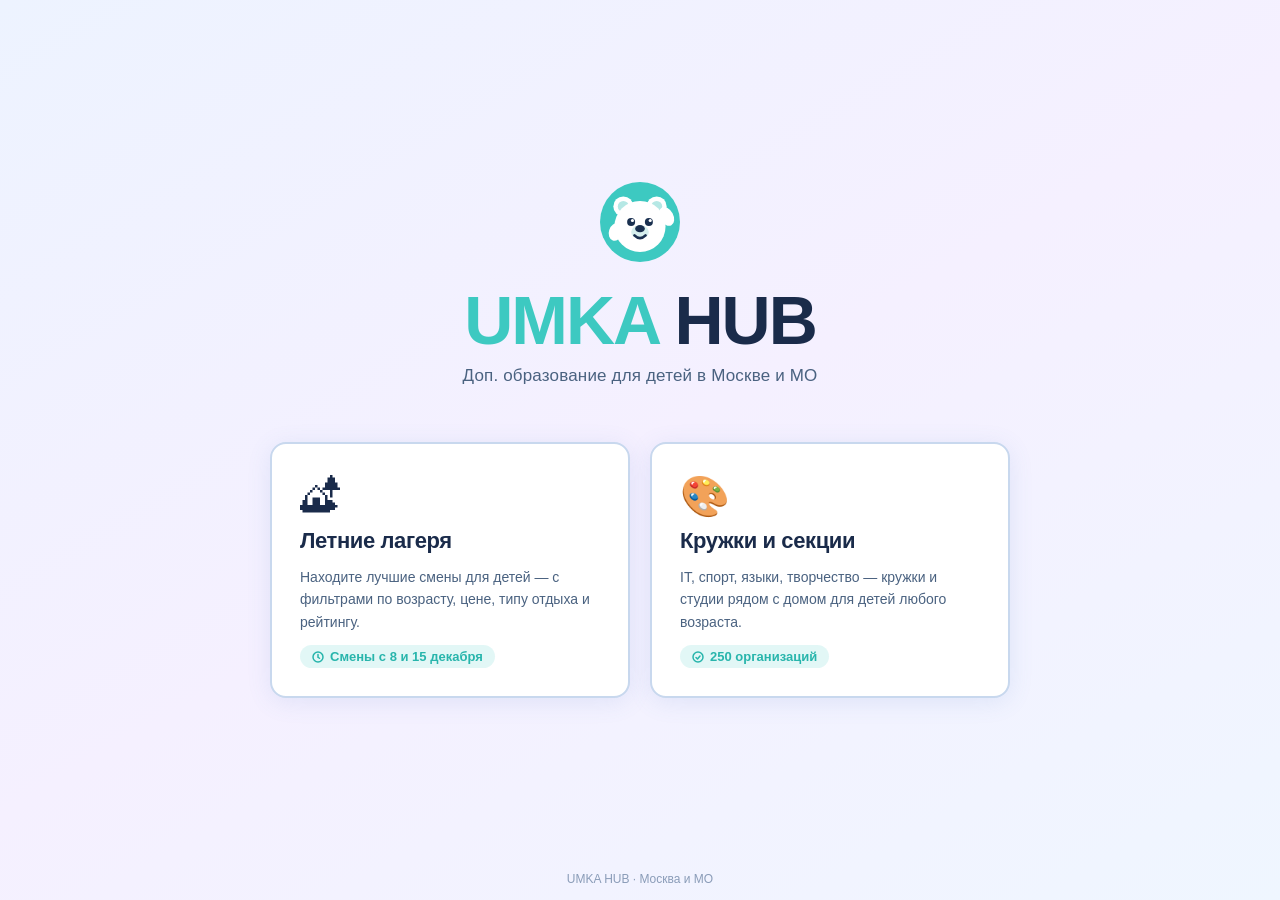
<file: static/index.html>
<!DOCTYPE html>
<html lang="ru">
<head>
<meta charset="UTF-8">
<meta name="viewport" content="width=device-width, initial-scale=1.0">
<title>UMKA HUB — Доп. образование для детей</title>
<meta name="description" content="UmkaHub — платформа детского допобразования: летние лагеря и кружки/секции на учебный год в Москве. Бесплатный подбор, 250+ проверенных вариантов.">
<meta property="og:type" content="website">
<meta property="og:title" content="UMKA HUB — Доп. образование для детей">
<meta property="og:description" content="UmkaHub — платформа детского допобразования: летние лагеря и кружки/секции на учебный год в Москве. Бесплатный подбор, 250+ проверенных вариантов.">
<meta property="og:url" content="https://umkahub.ru/">
<meta property="og:site_name" content="UmkaHub">
<!-- Yandex.Metrika counter -->
<script type="text/javascript">
    (function(m,e,t,r,i,k,a){m[i]=m[i]||function(){(m[i].a=m[i].a||[]).push(arguments)};
    m[i].l=1*new Date();for(var j=0;j<document.scripts.length;j++){if(document.scripts[j].src===r){return;}}
    k=e.createElement(t),a=e.getElementsByTagName(t)[0],k.async=1,k.src=r,a.parentNode.insertBefore(k,a)})
    (window,document,'script','https://mc.yandex.ru/metrika/tag.js?id=111728638','ym');
    ym(111728638,'init',{ssr:true,webvisor:true,clickmap:true,ecommerce:"dataLayer",referrer:document.referrer,url:location.href,accurateTrackBounce:true,trackLinks:true});
</script>
<noscript><div><img src="https://mc.yandex.ru/watch/111728638" style="position:absolute;left:-9999px" alt=""></div></noscript>
<style>
  *, *::before, *::after { box-sizing: border-box; margin: 0; padding: 0; }

  :root {
    --bg:     #F0F5FF;
    --bg2:    #FFFFFF;
    --bg3:    #E4EDFF;
    --border: #C8D8EE;
    --em:     #3DC9C1;
    --em-d:   #28B5AC;
    --em-glow: rgba(61,201,193,0.15);
    --text:   #1A2B4A;
    --text2:  #4A6280;
    --text3:  #8A9CB8;
    --radius: 16px;
    --shadow: 0 4px 24px rgba(80,120,200,0.12);
  }

  html, body {
    height: 100%;
    font-family: -apple-system, BlinkMacSystemFont, 'Segoe UI', Roboto, sans-serif;
    background: linear-gradient(150deg, #EDF3FF 0%, #F5F0FF 50%, #EFF6FF 100%);
    background-attachment: fixed;
    color: var(--text);
    overflow-x: hidden;
  }

  /* ── Stage ── */
  .stage {
    min-height: 100vh;
    display: flex;
    flex-direction: column;
    align-items: center;
    justify-content: center;
    padding: 40px 24px 60px;
    gap: 0;
  }

  /* ── Bear logo ── */
  .bear {
    opacity: 0;
    transform: translateY(-16px);
    transition: opacity 0.55s ease, transform 0.55s ease;
    margin-bottom: 20px;
  }
  .bear.show { opacity: 1; transform: translateY(0); }

  /* ── Title ── */
  .title-wrap {
    text-align: center;
    opacity: 0;
    transform: translateY(12px);
    transition: opacity 0.55s ease, transform 0.55s ease;
    margin-bottom: 56px;
  }
  .title-wrap.show { opacity: 1; transform: translateY(0); }

  .title-main {
    font-size: clamp(36px, 8vw, 68px);
    font-weight: 900;
    letter-spacing: -2px;
    line-height: 1;
    color: var(--text);
  }
  .title-main .em { color: var(--em); }

  .title-sub {
    margin-top: 12px;
    font-size: clamp(14px, 2.5vw, 17px);
    color: var(--text2);
    font-weight: 400;
    letter-spacing: 0.01em;
  }

  /* ── Choice cards ── */
  .choices {
    display: flex;
    gap: 20px;
    flex-wrap: wrap;
    justify-content: center;
    opacity: 0;
    transform: translateY(20px);
    transition: opacity 0.6s ease, transform 0.6s ease;
    max-width: 760px;
    width: 100%;
  }
  .choices.show { opacity: 1; transform: translateY(0); }

  .choice {
    flex: 1;
    min-width: 280px;
    max-width: 360px;
    background: var(--bg2);
    border: 2px solid var(--border);
    border-radius: var(--radius);
    padding: 32px 28px 28px;
    cursor: pointer;
    text-decoration: none;
    color: inherit;
    display: flex;
    flex-direction: column;
    gap: 12px;
    transition: border-color 0.2s, transform 0.2s, box-shadow 0.2s;
    box-shadow: var(--shadow);
    position: relative;
    overflow: hidden;
  }

  .choice::before {
    content: '';
    position: absolute;
    inset: 0;
    background: var(--em-glow);
    opacity: 0;
    transition: opacity 0.2s;
  }

  .choice:hover {
    border-color: var(--em);
    transform: translateY(-4px);
    box-shadow: 0 8px 32px rgba(61,201,193,0.18), var(--shadow);
  }
  .choice:hover::before { opacity: 1; }

  .choice-icon {
    font-size: 40px;
    line-height: 1;
  }

  .choice-title {
    font-size: 22px;
    font-weight: 800;
    letter-spacing: -0.4px;
    color: var(--text);
  }

  .choice-desc {
    font-size: 14px;
    color: var(--text2);
    line-height: 1.6;
    flex: 1;
  }

  .choice-count {
    display: inline-flex;
    align-items: center;
    gap: 6px;
    font-size: 13px;
    font-weight: 600;
    color: var(--em-d);
    background: var(--em-glow);
    padding: 4px 12px;
    border-radius: 20px;
    align-self: flex-start;
  }

  .choice-arrow {
    position: absolute;
    bottom: 28px;
    right: 28px;
    width: 36px;
    height: 36px;
    background: var(--em);
    border-radius: 50%;
    display: flex;
    align-items: center;
    justify-content: center;
    opacity: 0;
    transform: scale(0.8);
    transition: opacity 0.2s, transform 0.2s;
  }
  .choice:hover .choice-arrow {
    opacity: 1;
    transform: scale(1);
  }
  .choice-arrow svg { display: block; }

  /* ── Footer ── */
  .footer {
    position: fixed;
    bottom: 0;
    left: 0; right: 0;
    padding: 14px 24px;
    text-align: center;
    font-size: 12px;
    color: var(--text3);
    opacity: 0;
    transition: opacity 0.6s ease 1.8s;
  }
  .footer.show { opacity: 1; }
</style>
</head>
<body>

<div class="stage">

  <!-- Bear -->
  <div class="bear" id="bear">
    <svg viewBox="0 0 72 72" width="80" height="80" fill="none" xmlns="http://www.w3.org/2000/svg">
      <circle cx="36" cy="36" r="36" fill="#3DC9C1"/>
      <circle cx="21" cy="22" r="9" fill="white"/>
      <circle cx="51" cy="22" r="9" fill="white"/>
      <circle cx="21" cy="22" r="5" fill="#B5E8E5"/>
      <circle cx="51" cy="22" r="5" fill="#B5E8E5"/>
      <circle cx="36" cy="40" r="23" fill="white"/>
      <circle cx="28" cy="36" r="3.6" fill="#1A3050"/>
      <circle cx="44" cy="36" r="3.6" fill="#1A3050"/>
      <circle cx="29.2" cy="34.6" r="1.4" fill="white"/>
      <circle cx="45.2" cy="34.6" r="1.4" fill="white"/>
      <ellipse cx="36" cy="45" rx="8" ry="6" fill="#D6EFEE"/>
      <ellipse cx="36" cy="42" rx="4.4" ry="3.2" fill="#1A3050"/>
      <path d="M31 48Q36 53 41 48" stroke="#1A3050" stroke-width="2.4" stroke-linecap="round"/>
      <ellipse cx="60" cy="31" rx="6" ry="9" fill="white" transform="rotate(-28 60 31)"/>
      <ellipse cx="14" cy="45" rx="6" ry="8" fill="white" transform="rotate(18 14 45)"/>
    </svg>
  </div>

  <!-- Title -->
  <div class="title-wrap" id="titleWrap">
    <div class="title-main"><span class="em">UMKA</span> HUB</div>
    <div class="title-sub">Доп. образование для детей в Москве и МО</div>
  </div>

  <!-- Choice cards -->
  <div class="choices" id="choices">

    <a class="choice" href="/camps">
      <div class="choice-icon">🏕</div>
      <div class="choice-title">Летние лагеря</div>
      <div class="choice-desc">Находите лучшие смены для детей — с фильтрами по возрасту, цене, типу отдыха и рейтингу.</div>
      <div class="choice-count">
        <svg width="12" height="12" viewBox="0 0 12 12" fill="none"><circle cx="6" cy="6" r="5" stroke="currentColor" stroke-width="1.5"/><path d="M6 3.5v2.75l1.5 1" stroke="currentColor" stroke-width="1.5" stroke-linecap="round"/></svg>
        <span id="indexSessionDates">Смены с …</span>
      </div>
      <div class="choice-arrow">
        <svg width="16" height="16" viewBox="0 0 16 16" fill="none"><path d="M4 8h8M9 5l3 3-3 3" stroke="white" stroke-width="1.8" stroke-linecap="round" stroke-linejoin="round"/></svg>
      </div>
    </a>

    <a class="choice" href="/orgs">
      <div class="choice-icon">🎨</div>
      <div class="choice-title">Кружки и секции</div>
      <div class="choice-desc">IT, спорт, языки, творчество — кружки и студии рядом с домом для детей любого возраста.</div>
      <div class="choice-count">
        <svg width="12" height="12" viewBox="0 0 12 12" fill="none"><circle cx="6" cy="6" r="5" stroke="currentColor" stroke-width="1.5"/><path d="M4 6.5L5.5 8 8 5" stroke="currentColor" stroke-width="1.5" stroke-linecap="round" stroke-linejoin="round"/></svg>
        250 организаций
      </div>
      <div class="choice-arrow">
        <svg width="16" height="16" viewBox="0 0 16 16" fill="none"><path d="M4 8h8M9 5l3 3-3 3" stroke="white" stroke-width="1.8" stroke-linecap="round" stroke-linejoin="round"/></svg>
      </div>
    </a>

  </div>
</div>

<div class="footer" id="footer">UMKA HUB · Москва и МО</div>

<script>
  // Animation sequence: bear → title → cards
  setTimeout(() => document.getElementById('bear').classList.add('show'), 100);
  setTimeout(() => document.getElementById('titleWrap').classList.add('show'), 500);
  setTimeout(() => {
    document.getElementById('choices').classList.add('show');
    document.getElementById('footer').classList.add('show');
  }, 950);

  // Автоматические даты смен: +4 и +11 дней от сегодня
  (function() {
    const MONTHS = ['января','февраля','марта','апреля','мая','июня',
                    'июля','августа','сентября','октября','ноября','декабря'];
    const d1 = new Date(); d1.setDate(d1.getDate() + 4);
    const d2 = new Date(); d2.setDate(d2.getDate() + 11);
    const m1 = MONTHS[d1.getMonth()], m2 = MONTHS[d2.getMonth()];
    const text = m1 === m2
      ? `Смены с ${d1.getDate()} и ${d2.getDate()} ${m1}`
      : `Смены с ${d1.getDate()} ${m1} и ${d2.getDate()} ${m2}`;
    const el = document.getElementById('indexSessionDates');
    if (el) el.textContent = text;
  })();
</script>

</body>
</html>
</file>
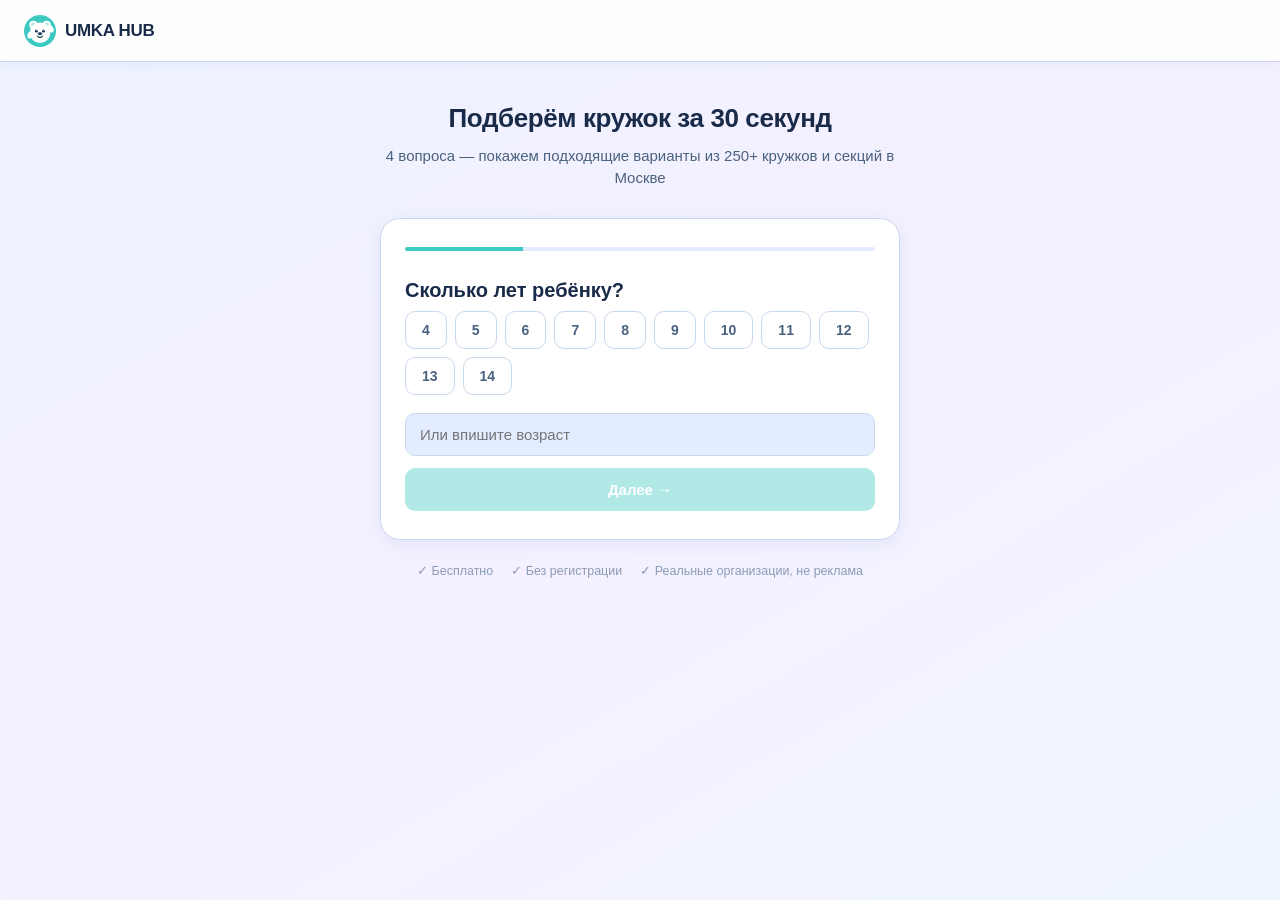
<file: static/quiz_landing.html>
<!DOCTYPE html>
<html lang="ru">
<head>
<meta charset="UTF-8">
<meta name="viewport" content="width=device-width, initial-scale=1.0">
<title>Подбор кружка за 30 секунд — UmkaHub</title>
<meta name="description" content="Ответьте на 4 вопроса — покажем подходящие кружки и секции для вашего ребёнка из 250+ проверенных вариантов в Москве.">
<meta property="og:type" content="website">
<meta property="og:title" content="Подбор кружка за 30 секунд — UmkaHub">
<meta property="og:description" content="Ответьте на 4 вопроса — покажем подходящие кружки и секции для вашего ребёнка из 250+ проверенных вариантов в Москве.">
<meta property="og:url" content="https://umkahub.ru/orgs/quiz">
<meta property="og:site_name" content="UmkaHub">
<script type="text/javascript">
  (function(m,e,t,r,i,k,a){m[i]=m[i]||function(){(m[i].a=m[i].a||[]).push(arguments)};
  m[i].l=1*new Date();for(var j=0;j<document.scripts.length;j++){if(document.scripts[j].src===r){return;}}
  k=e.createElement(t),a=e.getElementsByTagName(t)[0],k.async=1,k.src=r,a.parentNode.insertBefore(k,a)})
  (window,document,'script','https://mc.yandex.ru/metrika/tag.js?id=111728638','ym');
  ym(111728638,'init',{ssr:true,webvisor:true,clickmap:true,ecommerce:"dataLayer",referrer:document.referrer,url:location.href,accurateTrackBounce:true,trackLinks:true});
</script>
<noscript><div><img src="https://mc.yandex.ru/watch/111728638" style="position:absolute;left:-9999px" alt=""></div></noscript>
<link rel="stylesheet" href="/static/orgs_style.css">
<link rel="stylesheet" href="/static/quiz.css">
<style>
*, *::before, *::after { box-sizing: border-box; margin: 0; padding: 0; }
:root {
  --bg:      #F0F5FF;
  --bg2:     #FFFFFF;
  --bg3:     #E4EDFF;
  --border:  #C8D8EE;
  --em:      #3DC9C1;
  --em-d:    #28B5AC;
  --em-glow: rgba(61,201,193,0.12);
  --text:    #1A2B4A;
  --text2:   #4A6280;
  --text3:   #8A9CB8;
  --radius:  14px;
  --shadow:  0 4px 20px rgba(80,120,200,0.10);
}
body {
  background: linear-gradient(150deg,#EDF3FF 0%,#F5F0FF 50%,#EFF6FF 100%);
  background-attachment: fixed;
  color: var(--text);
  font-family: -apple-system, BlinkMacSystemFont, 'Segoe UI', Roboto, sans-serif;
  min-height: 100vh;
}
nav {
  position: sticky; top: 0; z-index: 100;
  background: rgba(255,255,255,0.92); backdrop-filter: blur(14px);
  border-bottom: 1px solid var(--border);
  padding: 0 24px; height: 62px;
  display: flex; align-items: center; gap: 16px;
  box-shadow: 0 2px 12px rgba(80,120,200,0.07);
}
.nav-logo { display:flex;align-items:center;gap:9px;font-size:17px;font-weight:800;color:var(--em);white-space:nowrap;text-decoration:none;letter-spacing:-0.3px; }
.nav-logo span { color: var(--text); }

.container { max-width: 560px; margin: 0 auto; padding: 40px 20px 80px; }

.quiz-hero { text-align: center; margin-bottom: 28px; }
.quiz-hero h1 { font-size: 26px; font-weight: 800; color: var(--text); letter-spacing: -0.4px; margin-bottom: 10px; line-height: 1.25; }
.quiz-hero p { font-size: 15px; color: var(--text2); }

.quiz-card { background: var(--bg2); border: 1px solid var(--border); border-radius: 20px; padding: 28px 24px; box-shadow: var(--shadow); }

.trust-row { display: flex; justify-content: center; gap: 18px; margin-top: 22px; font-size: 12.5px; color: var(--text3); flex-wrap: wrap; }
.trust-row span { display: flex; align-items: center; gap: 5px; }
</style>
</head>
<body>

<nav>
  <a class="nav-logo" href="/">
    <svg viewBox="0 0 36 36" width="32" height="32" fill="none" xmlns="http://www.w3.org/2000/svg">
      <circle cx="18" cy="18" r="18" fill="#3DC9C1"/>
      <circle cx="10.5" cy="11" r="4.5" fill="white"/><circle cx="25.5" cy="11" r="4.5" fill="white"/>
      <circle cx="10.5" cy="11" r="2.5" fill="#B5E8E5"/><circle cx="25.5" cy="11" r="2.5" fill="#B5E8E5"/>
      <circle cx="18" cy="20" r="11.5" fill="white"/>
      <circle cx="14" cy="18" r="1.8" fill="#1A3050"/><circle cx="22" cy="18" r="1.8" fill="#1A3050"/>
      <circle cx="14.6" cy="17.3" r="0.7" fill="white"/><circle cx="22.6" cy="17.3" r="0.7" fill="white"/>
      <ellipse cx="18" cy="22.5" rx="4" ry="3" fill="#D6EFEE"/>
      <ellipse cx="18" cy="21" rx="2.2" ry="1.6" fill="#1A3050"/>
      <path d="M15.5 24Q18 26.5 20.5 24" stroke="#1A3050" stroke-width="1.2" stroke-linecap="round"/>
      <ellipse cx="30" cy="15.5" rx="3" ry="4.5" fill="white" transform="rotate(-28 30 15.5)"/>
      <ellipse cx="7" cy="22.5" rx="3" ry="4" fill="white" transform="rotate(18 7 22.5)"/>
    </svg>
    <span>UMKA HUB</span>
  </a>
</nav>

<div class="container">
  <div class="quiz-hero">
    <h1>Подберём кружок за 30 секунд</h1>
    <p>4 вопроса — покажем подходящие варианты из 250+ кружков и секций в Москве</p>
  </div>
  <div class="quiz-card" id="quizContainer"></div>
  <div class="trust-row">
    <span>✓ Бесплатно</span>
    <span>✓ Без регистрации</span>
    <span>✓ Реальные организации, не реклама</span>
  </div>
</div>

<script src="/static/quiz.js"></script>
<script>
  (function () {
    var CAT_H1 = { 'IT': 'IT-кружок', 'языки': 'языковой кружок', 'творчество': 'творческий кружок', 'спорт': 'секцию', 'развитие': 'развивающий кружок' };
    var cat = new URLSearchParams(location.search).get('category');
    if (cat && CAT_H1[cat]) {
      var h1 = document.querySelector('.quiz-hero h1');
      if (h1) h1.textContent = 'Подберём ' + CAT_H1[cat] + ' за 30 секунд';
    }
  })();
  UmkaQuiz(document.getElementById('quizContainer'));
</script>
</body>
</html>
</file>
<file: static/orgs_style.css>
/* ── UmkaHub — общие стили ─────────────────────────────────────────────────── */

:root {
  --clr-primary:   #3DC9C1;
  --clr-primary-d: #28B5AC;
  --clr-primary-glow: rgba(61,201,193,0.12);
  --clr-green:     #10B981;
  --clr-amber:     #F59E0B;
  --clr-blue:      #3B82F6;
  --clr-purple:    #8B5CF6;

  --bg:     #F0F5FF;
  --bg2:    #FFFFFF;
  --bg3:    #E4EDFF;
  --card:   #FFFFFF;
  --border: #C8D8EE;
  --text:   #1A2B4A;
  --text2:  #4A6280;
  --muted:  #8A9CB8;

  --radius: 14px;
  --shadow: 0 2px 10px rgba(80,120,200,0.08);
  --font: -apple-system, BlinkMacSystemFont, 'Segoe UI', Roboto, sans-serif;
}

* { box-sizing: border-box; margin: 0; padding: 0; }

body {
  font-family: var(--font);
  background: linear-gradient(150deg, #EDF3FF 0%, #F5F0FF 50%, #EFF6FF 100%);
  background-attachment: fixed;
  color: var(--text);
  line-height: 1.5;
  min-height: 100vh;
  overflow-x: hidden;
}

a { color: inherit; text-decoration: none; }

/* ── Header ─────────────────────────────────────────────────────────────────── */

.sticky-top {
  position: sticky;
  top: 0;
  z-index: 100;
}

.header {
  background: rgba(255,255,255,0.92);
  backdrop-filter: blur(14px);
  border-bottom: 1px solid var(--border);
  padding: 0 24px;
  height: 60px;
  display: flex;
  align-items: center;
  gap: 20px;
  box-shadow: 0 2px 12px rgba(80,120,200,0.07);
}

.logo {
  display: flex;
  align-items: center;
  gap: 10px;
  font-size: 17px;
  font-weight: 800;
  color: #1E2D3D;
  letter-spacing: 1px;
  text-transform: uppercase;
}

.header-search {
  flex: 1;
  max-width: 460px;
  position: relative;
}

.header-search input {
  width: 100%;
  padding: 8px 36px 8px 40px;
  border: 1.5px solid var(--border);
  border-radius: 10px;
  font-size: 14px;
  outline: none;
  transition: border-color .2s, box-shadow .2s;
  background: var(--bg3);
  color: var(--text);
}

.header-search input:focus {
  border-color: var(--clr-primary);
  box-shadow: 0 0 0 3px var(--clr-primary-glow);
}

.header-search .icon {
  position: absolute;
  left: 14px;
  top: 50%;
  transform: translateY(-50%);
  color: var(--muted);
  font-size: 16px;
}

.header-search input::-webkit-search-cancel-button { display: none; }

.search-clear {
  position: absolute;
  right: 8px;
  top: 50%;
  transform: translateY(-50%);
  width: 26px;
  height: 26px;
  border: none;
  background: var(--border);
  color: var(--text2);
  border-radius: 50%;
  font-size: 16px;
  line-height: 1;
  cursor: pointer;
  display: flex;
  align-items: center;
  justify-content: center;
}
.search-clear:hover { background: var(--muted); color: #fff; }

.back-btn {
  display: inline-flex;
  align-items: center;
  gap: 6px;
  font-size: 14px;
  font-weight: 600;
  color: var(--muted);
  cursor: pointer;
  padding: 6px 14px;
  border: 1.5px solid var(--border);
  border-radius: 8px;
  transition: all .15s;
  background: transparent;
  white-space: nowrap;
}

.back-btn:hover { color: var(--text); border-color: var(--text); }

/* ── Category badge ─────────────────────────────────────────────────────────── */

.cat-badge {
  display: inline-block;
  padding: 2px 10px;
  border-radius: 20px;
  font-size: 12px;
  font-weight: 600;
  background: #F1F5F9;
  color: #64748B;
}

/* ── Card grid ─────────────────────────────────────────────────────────────── */

.cards-grid {
  display: grid;
  grid-template-columns: repeat(auto-fill, minmax(260px, 1fr));
  gap: 20px;
  padding: 24px;
}

.card {
  background: var(--card);
  border: 1px solid var(--border);
  border-radius: var(--radius);
  box-shadow: var(--shadow);
  overflow: hidden;
  cursor: pointer;
  transition: border-color .2s, transform .2s, box-shadow .2s;
  display: flex;
  flex-direction: column;
}

.card:hover {
  border-color: var(--clr-primary);
  transform: translateY(-3px);
  box-shadow: var(--shadow), 0 0 0 1px var(--clr-primary-glow);
}

.card-photo {
  width: 100%;
  height: 180px;
  overflow: hidden;
  position: relative;
}

.card-photo img {
  width: 100%;
  height: 100%;
  object-fit: cover;
  display: block;
}

.card-initials {
  width: 100%;
  height: 100%;
  display: flex;
  align-items: center;
  justify-content: center;
  font-size: 28px;
  font-weight: 700;
  letter-spacing: 3px;
  color: var(--muted);
  background: linear-gradient(135deg, var(--bg3), var(--bg));
}

.card-body {
  padding: 14px 16px 16px;
  flex: 1;
  display: flex;
  flex-direction: column;
  gap: 8px;
}

.card-name {
  font-size: 15px;
  font-weight: 700;
  line-height: 1.3;
}

.card-meta {
  display: flex;
  align-items: center;
  gap: 6px;
  font-size: 13px;
  color: var(--muted);
}

.card-meta .dot { opacity: .4; }

.card-footer {
  display: flex;
  align-items: center;
  justify-content: space-between;
  margin-top: auto;
  padding-top: 10px;
  border-top: 1px solid var(--border);
}

.card-price {
  font-size: 15px;
  font-weight: 700;
  color: var(--clr-primary);
}
.price-period {
  font-size: 11px;
  font-weight: 500;
  color: var(--clr-text-light, #888);
  margin-left: 2px;
}
.price-unknown {
  font-size: 13px;
  font-weight: 400;
  color: #aaa;
}

.card-rating {
  display: flex;
  align-items: center;
  gap: 3px;
  font-size: 13px;
  font-weight: 600;
  color: #D97706;
}

.trial-badge {
  font-size: 11px;
  font-weight: 600;
  background: #ECFDF5;
  color: #059669;
  padding: 2px 8px;
  border-radius: 20px;
}

/* ── Filters sidebar ────────────────────────────────────────────────────────── */

.layout {
  display: flex;
  min-height: calc(100vh - 60px);
}

.sidebar {
  width: 260px;
  flex-shrink: 0;
  background: rgba(255,255,255,0.85);
  border-right: 1px solid var(--border);
  padding: 20px;
  display: flex;
  flex-direction: column;
  gap: 24px;
  position: sticky;
  top: 60px;
  height: calc(100vh - 60px);
  overflow-y: auto;
}

.filter-group label {
  display: block;
  font-size: 12px;
  font-weight: 700;
  text-transform: uppercase;
  letter-spacing: .06em;
  color: var(--muted);
  margin-bottom: 10px;
}

.metro-nearby-badge {
  font-size: 10px;
  color: var(--muted);
  background: #F1F5F9;
  border-radius: 6px;
  padding: 1px 6px;
  margin-left: 4px;
}

.filter-hint {
  font-size: 11px;
  color: var(--muted);
  margin-top: 6px;
  line-height: 1.4;
}

.filter-group select,
.filter-group input[type="number"],
.filter-group input[type="text"] {
  width: 100%;
  padding: 8px 12px;
  border: 1px solid var(--border);
  border-radius: 8px;
  font-size: 14px;
  outline: none;
  background: var(--bg3);
  transition: border-color .2s, box-shadow .2s;
  color: var(--text);
}

.filter-group select {
  appearance: none;
  -webkit-appearance: none;
  padding-right: 32px;
  background-image: url("data:image/svg+xml,%3Csvg xmlns='http://www.w3.org/2000/svg' width='16' height='16' viewBox='0 0 24 24' fill='none' stroke='%238A9CB8' stroke-width='2' stroke-linecap='round' stroke-linejoin='round'%3E%3Cpath d='m6 9 6 6 6-6'/%3E%3C/svg%3E");
  background-repeat: no-repeat;
  background-position: right 10px center;
  cursor: pointer;
}

.filter-group select:focus,
.filter-group input:focus {
  border-color: var(--clr-primary);
  box-shadow: 0 0 0 3px var(--clr-primary-glow);
}

.cat-pills {
  display: flex;
  flex-direction: column;
  gap: 6px;
}

.cat-pill {
  padding: 8px 12px;
  border-radius: 8px;
  font-size: 14px;
  cursor: pointer;
  border: 1.5px solid transparent;
  transition: all .15s;
  display: flex;
  align-items: center;
  gap: 8px;
}

.cat-pill:hover { background: var(--bg3); }
.cat-pill.active { border-color: var(--clr-primary); background: var(--clr-primary-glow); color: var(--clr-primary-d); font-weight: 600; }

/* Care-type entry point (детские сады vs кружки) — deliberately NOT a
   .cat-pill: different shape (single row, not part of a pill list) and a
   different accent color (purple, not the teal used for category/age_tier)
   so it doesn't read as a 6th activity category. */
.care-type-toggle {
  display: flex;
  align-items: center;
  gap: 8px;
  padding: 10px 12px;
  border-radius: 10px;
  border: 1.5px dashed var(--border);
  cursor: pointer;
  font-size: 14px;
  color: var(--text2);
  transition: all .15s;
}
.care-type-toggle:hover { border-color: var(--clr-purple); background: rgba(139,92,246,0.06); }
.care-type-toggle.active {
  border-style: solid;
  border-color: var(--clr-purple);
  background: rgba(139,92,246,0.1);
  color: var(--clr-purple);
  font-weight: 600;
}
.care-type-icon { font-size: 16px; line-height: 1; }
.care-type-label { display: flex; align-items: baseline; gap: 4px; }
.care-type-label span { font-weight: 400; color: var(--muted); font-size: 13px; }
.care-type-toggle.active .care-type-label span { color: var(--clr-purple); opacity: .8; }

/* ── Mobile-only chrome (hidden on desktop by default) ── */
.mobile-filter-bar, .active-chips, .bottom-sheet-overlay { display: none; }

.filter-badge {
  display: none;
  align-items: center;
  justify-content: center;
  min-width: 18px;
  height: 18px;
  padding: 0 4px;
  border-radius: 9px;
  background: var(--clr-primary);
  color: #fff;
  font-size: 11px;
  font-weight: 700;
  margin-left: 6px;
}

.chip {
  display: inline-flex;
  align-items: center;
  gap: 6px;
  padding: 6px 8px 6px 12px;
  background: var(--clr-primary-glow);
  color: var(--clr-primary-d);
  border: none;
  border-radius: 16px;
  font-size: 13px;
  font-weight: 600;
  white-space: nowrap;
  flex-shrink: 0;
}
.chip button {
  border: none;
  background: rgba(0,0,0,0.08);
  color: inherit;
  width: 18px;
  height: 18px;
  border-radius: 50%;
  font-size: 13px;
  line-height: 1;
  cursor: pointer;
  display: flex;
  align-items: center;
  justify-content: center;
}
.chip-reset-all {
  background: none;
  color: var(--muted);
  text-decoration: underline;
  padding: 6px 4px;
  cursor: pointer;
}

/* ── Bottom sheet (mobile filters) ── */
.bottom-sheet-overlay {
  position: fixed;
  inset: 0;
  z-index: 450;
  background: rgba(20,40,80,0.45);
  align-items: flex-end;
  justify-content: center;
  opacity: 0;
  pointer-events: none;
  transition: opacity .2s ease;
}
.bottom-sheet-overlay.open {
  display: flex;
  opacity: 1;
  pointer-events: auto;
}
.bottom-sheet {
  background: var(--bg2);
  width: 100%;
  max-width: 560px;
  max-height: 88dvh;
  border-radius: 20px 20px 0 0;
  display: flex;
  flex-direction: column;
  transform: translateY(100%);
  transition: transform .25s ease;
  box-shadow: 0 -8px 30px rgba(20,40,80,0.2);
}
.bottom-sheet-overlay.open .bottom-sheet { transform: translateY(0); }
.bottom-sheet-handle {
  width: 40px;
  height: 4px;
  background: var(--border);
  border-radius: 2px;
  margin: 10px auto 4px;
  flex-shrink: 0;
}
.bottom-sheet-header {
  display: flex;
  align-items: center;
  justify-content: space-between;
  padding: 8px 20px 12px;
  font-size: 17px;
  font-weight: 800;
  border-bottom: 1px solid var(--border);
  flex-shrink: 0;
}
.bottom-sheet-close {
  border: none;
  background: none;
  font-size: 24px;
  color: var(--muted);
  cursor: pointer;
  padding: 4px 8px;
}
.bottom-sheet-content {
  padding: 16px 20px;
  overflow-y: auto;
  display: flex;
  flex-direction: column;
  gap: 22px;
}
.bottom-sheet-footer {
  display: flex;
  gap: 10px;
  padding: 12px 20px calc(12px + env(safe-area-inset-bottom));
  border-top: 1px solid var(--border);
  flex-shrink: 0;
  background: var(--bg2);
}
.bs-reset-btn {
  flex-shrink: 0;
  padding: 0 18px;
  border: 1.5px solid var(--border);
  border-radius: 12px;
  background: none;
  color: var(--text2);
  font-size: 14px;
  font-weight: 600;
  cursor: pointer;
}
.bs-show-btn {
  flex: 1;
  border: none;
  border-radius: 12px;
  background: var(--clr-primary);
  color: #fff;
  font-size: 15px;
  font-weight: 700;
  cursor: pointer;
}
.bs-show-btn:hover { background: var(--clr-primary-d); }

.toggle-row {
  display: flex;
  align-items: center;
  justify-content: space-between;
  cursor: pointer;
}

.toggle-row span { font-size: 14px; }

.toggle {
  width: 40px;
  height: 22px;
  background: var(--border);
  border-radius: 11px;
  position: relative;
  transition: background .2s;
  cursor: pointer;
}

.toggle.on { background: var(--clr-primary); }

.toggle::after {
  content: '';
  position: absolute;
  width: 16px;
  height: 16px;
  border-radius: 50%;
  background: white;
  top: 3px;
  left: 3px;
  transition: left .2s;
}

.toggle.on::after { left: 21px; }

/* ── Main content ───────────────────────────────────────────────────────────── */

.main {
  flex: 1;
  min-width: 0;
}

.results-bar {
  padding: 16px 24px 0;
  font-size: 14px;
  color: var(--muted);
}

.load-more {
  display: block;
  margin: 24px auto 40px;
  padding: 12px 32px;
  background: var(--clr-primary);
  color: white;
  border: none;
  border-radius: 24px;
  font-size: 15px;
  font-weight: 600;
  cursor: pointer;
  transition: background .2s;
}

.load-more:hover { background: var(--clr-primary-d); }
.load-more:disabled { opacity: .5; cursor: default; }

/* ── Empty state ────────────────────────────────────────────────────────────── */

.empty {
  text-align: center;
  padding: 80px 24px;
  color: var(--muted);
}

.empty .emoji { font-size: 48px; margin-bottom: 12px; }
.empty p { font-size: 16px; }

/* ── Org detail page ────────────────────────────────────────────────────────── */

.org-hero {
  width: 100%;
  height: 300px;
  overflow: hidden;
  display: flex;
  align-items: center;
  justify-content: center;
  background: linear-gradient(135deg, var(--bg3), var(--bg));
}

.org-hero img {
  width: 100%;
  height: 100%;
  object-fit: cover;
  display: block;
}

.hero-initials {
  font-size: 56px;
  font-weight: 700;
  letter-spacing: 6px;
  color: var(--muted);
}

.org-content {
  max-width: 800px;
  margin: 0 auto;
  padding: 32px 24px 60px;
}

.org-title {
  font-size: 28px;
  font-weight: 800;
  margin: 16px 0 8px;
  letter-spacing: -.5px;
}

.org-sub {
  display: flex;
  align-items: center;
  gap: 12px;
  flex-wrap: wrap;
  margin-bottom: 24px;
}

.org-rating {
  display: flex;
  align-items: center;
  gap: 4px;
  font-weight: 700;
  color: #D97706;
  font-size: 16px;
}

.org-metro {
  color: var(--muted);
  font-size: 15px;
}

.info-grid {
  display: grid;
  grid-template-columns: repeat(auto-fill, minmax(180px, 1fr));
  gap: 12px;
  margin-bottom: 28px;
}

.info-card {
  background: var(--card);
  border: 1px solid var(--border);
  border-radius: 10px;
  padding: 14px 16px;
}

.info-card .label {
  font-size: 11px;
  font-weight: 700;
  text-transform: uppercase;
  letter-spacing: .06em;
  color: var(--muted);
  margin-bottom: 4px;
}

.info-card .value {
  font-size: 16px;
  font-weight: 700;
}

.section-title {
  font-size: 17px;
  font-weight: 700;
  margin-bottom: 12px;
  margin-top: 28px;
}

.programs-list {
  display: flex;
  flex-wrap: wrap;
  gap: 8px;
}

.program-tag {
  background: #F0FDFA;
  color: var(--clr-primary-d);
  padding: 6px 14px;
  border-radius: 20px;
  font-size: 14px;
  font-weight: 500;
}

.description {
  font-size: 15px;
  line-height: 1.7;
  color: #334155;
}

.contact-row {
  display: flex;
  gap: 12px;
  margin-top: 28px;
  flex-wrap: wrap;
}

.btn-contact {
  display: inline-flex;
  align-items: center;
  gap: 8px;
  padding: 12px 24px;
  border-radius: 10px;
  font-size: 15px;
  font-weight: 600;
  cursor: pointer;
  text-decoration: none;
  border: none;
}

.btn-primary { background: var(--clr-primary); color: white; }
.btn-primary:hover { background: var(--clr-primary-d); }
.btn-outline { background: var(--card); color: var(--text); border: 1.5px solid var(--border); }
.btn-outline:hover { border-color: var(--text); }

.trial-highlight {
  background: #ECFDF5;
  border: 1.5px solid #A7F3D0;
  border-radius: 10px;
  padding: 14px 18px;
  display: flex;
  align-items: center;
  gap: 10px;
  font-size: 15px;
  font-weight: 600;
  color: #065F46;
  margin-top: 20px;
}

/* ── Landing page ────────────────────────────────────────────────────────────── */

.hero {
  text-align: center;
  padding: 72px 24px 48px;
}

.hero h1 {
  font-size: clamp(28px, 5vw, 48px);
  font-weight: 900;
  letter-spacing: -1px;
  line-height: 1.15;
  margin-bottom: 16px;
}

.hero h1 span { color: var(--clr-primary); }

.hero p {
  font-size: 18px;
  color: var(--muted);
  margin-bottom: 36px;
  max-width: 480px;
  margin-left: auto;
  margin-right: auto;
}

.hero-search {
  display: flex;
  max-width: 520px;
  margin: 0 auto 48px;
  background: white;
  border: 2px solid var(--border);
  border-radius: 32px;
  overflow: hidden;
  box-shadow: var(--shadow);
  transition: border-color .2s;
}

.hero-search:focus-within { border-color: var(--clr-primary); }

.hero-search input {
  flex: 1;
  padding: 14px 20px;
  border: none;
  outline: none;
  font-size: 16px;
}

.hero-search button {
  padding: 12px 24px;
  background: var(--clr-primary);
  color: white;
  border: none;
  font-size: 15px;
  font-weight: 700;
  cursor: pointer;
  border-radius: 0 30px 30px 0;
}

.hero-search button:hover { background: var(--clr-primary-d); }

.section-cards {
  display: flex;
  gap: 20px;
  max-width: 900px;
  margin: 0 auto;
  padding: 0 24px 60px;
  flex-wrap: wrap;
}

.section-card {
  flex: 1;
  min-width: 260px;
  background: var(--card);
  border-radius: var(--radius);
  box-shadow: var(--shadow);
  padding: 32px 28px;
  cursor: pointer;
  border: 2px solid transparent;
  transition: all .2s;
  text-align: left;
}

.section-card:hover {
  border-color: var(--clr-primary);
  transform: translateY(-3px);
}

.section-card.coming-soon {
  opacity: .6;
  cursor: default;
}

.section-card.coming-soon:hover {
  border-color: transparent;
  transform: none;
}

.section-card .emoji { font-size: 40px; margin-bottom: 16px; }
.section-card h2 { font-size: 22px; font-weight: 800; margin-bottom: 8px; }
.section-card p { font-size: 15px; color: var(--muted); line-height: 1.5; }

.coming-soon-tag {
  display: inline-block;
  margin-top: 12px;
  font-size: 12px;
  font-weight: 700;
  background: var(--bg);
  color: var(--muted);
  padding: 3px 10px;
  border-radius: 20px;
}

.cat-grid {
  display: flex;
  justify-content: center;
  gap: 12px;
  flex-wrap: wrap;
  padding: 0 24px 60px;
  max-width: 700px;
  margin: 0 auto;
}

.cat-tile {
  display: flex;
  flex-direction: column;
  align-items: center;
  gap: 8px;
  padding: 20px 24px;
  background: var(--card);
  border-radius: 12px;
  box-shadow: var(--shadow);
  cursor: pointer;
  border: 2px solid transparent;
  transition: all .15s;
  min-width: 100px;
  text-align: center;
}

.cat-tile:hover { border-color: var(--clr-primary); transform: translateY(-2px); }
.cat-tile .emoji { font-size: 28px; }
.cat-tile .name { font-size: 13px; font-weight: 600; }

.stats-row {
  display: flex;
  justify-content: center;
  gap: 40px;
  padding: 32px 24px;
  border-top: 1px solid var(--border);
  margin-top: 20px;
}

.stat { text-align: center; }
.stat .num { font-size: 28px; font-weight: 900; color: var(--clr-primary); }
.stat .lbl { font-size: 13px; color: var(--muted); margin-top: 2px; }

/* ── Responsive ─────────────────────────────────────────────────────────────── */

@media (max-width: 768px) {
  /* Sidebar is emptied by JS (filter groups relocate into the bottom sheet) —
     hide the shell entirely on mobile instead of the old fixed-panel trap. */
  .sidebar { display: none; }

  /* ── Two-row header: logo+actions, then full-width search ── */
  .header {
    height: auto;
    flex-wrap: wrap;
    padding: 8px 12px;
    gap: 8px 10px;
  }
  .logo span { display: none; }
  .header-search {
    order: 3;
    flex-basis: 100%;
    max-width: none;
  }
  .header-search input { font-size: 16px; } /* prevents iOS auto-zoom on focus */
  .btn-qa, .btn-contact { padding: 7px 12px; font-size: 12px; }

  /* ── Sticky mobile filter bar: category ribbon + Filters(N) ── */
  .mobile-filter-bar {
    display: flex;
    align-items: center;
    gap: 8px;
    padding: 10px 12px;
    background: rgba(255,255,255,0.92);
    backdrop-filter: blur(14px);
    border-bottom: 1px solid var(--border);
  }
  .mobile-cat-ribbon {
    display: flex;
    flex-direction: row;
    flex-wrap: nowrap;
    gap: 8px;
    overflow-x: auto;
    scroll-snap-type: x proximity;
    -webkit-overflow-scrolling: touch;
    scrollbar-width: none;
    flex: 1;
    min-width: 0;
  }
  .mobile-cat-ribbon::-webkit-scrollbar { display: none; }
  .mobile-cat-ribbon .cat-pill {
    flex-shrink: 0;
    scroll-snap-align: start;
    white-space: nowrap;
    min-height: 36px;
  }
  .mobile-filters-btn {
    flex-shrink: 0;
    display: flex;
    align-items: center;
    padding: 8px 14px;
    min-height: 44px;
    background: var(--card);
    border: 1.5px solid var(--border);
    border-radius: 20px;
    font-size: 13px;
    font-weight: 600;
    cursor: pointer;
    color: var(--text);
  }

  .active-chips {
    display: none; /* shown only via .is-visible (JS renderActiveChips) */
    flex-wrap: nowrap;
    gap: 8px;
    overflow-x: auto;
    -webkit-overflow-scrolling: touch;
    scrollbar-width: none;
    padding: 10px 12px;
    background: rgba(255,255,255,0.7);
    border-bottom: 1px solid var(--border);
  }
  .active-chips.is-visible { display: flex; }
  .active-chips::-webkit-scrollbar { display: none; }

  /* Subcategory pills only ever show on mobile (inside the bottom sheet) —
     desktop uses the hover popover instead. */
  .mobile-subcats.open { display: flex; }

  .cards-grid { padding: 16px; gap: 14px; }

  /* ── Touch targets ≥44px ── */
  .filter-group select,
  .filter-group input[type="number"] { min-height: 44px; font-size: 16px; }
  .mobile-sub-pill { min-height: 36px; display: inline-flex; align-items: center; padding: 6px 14px; }
  .toggle { width: 46px; height: 26px; }
  .toggle::after { width: 20px; height: 20px; }
  .toggle.on::after { left: 23px; }
  .qa-close { min-width: 44px; min-height: 44px; }
}

/* ── Two-column card grid on small phones ── */
@media (max-width: 560px) {
  .cards-grid {
    grid-template-columns: repeat(2, 1fr);
    gap: 10px;
    padding: 12px;
  }
  .card-photo { height: 110px; }
  .card-body { padding: 10px 10px 12px; gap: 5px; }
  .card-name { font-size: 13px; line-height: 1.25; }
  .card-meta { font-size: 11px; }
  .cat-badge { font-size: 10px; padding: 2px 8px; }
  .card-price { font-size: 13px; }
  .trial-badge { font-size: 10px; padding: 2px 6px; }
  .card-rating { font-size: 11px; }
}
</file>
<file: static/quiz.css>
/* ── UmkaHub — квиз подбора кружков, общие стили ── */

.uq-progress { height: 4px; background: var(--bg3); border-radius: 4px; overflow: hidden; margin-bottom: 24px; }
.uq-progress-bar { height: 100%; background: var(--em, var(--clr-primary)); transition: width .25s ease; }

.uq-body { min-height: 220px; }

.uq-q { font-size: 20px; font-weight: 700; color: var(--text); margin-bottom: 6px; }
.uq-hint { font-size: 13px; color: var(--text3, var(--muted)); margin-bottom: 16px; }

.uq-presets { display: flex; flex-wrap: wrap; gap: 8px; margin-bottom: 18px; }
.uq-presets-col { flex-direction: column; }

.uq-chip {
  padding: 10px 16px; border-radius: 10px; border: 1.5px solid var(--border);
  background: var(--bg2, var(--card)); color: var(--text2); font-size: 14px; font-weight: 600;
  cursor: pointer; transition: all .15s; font-family: inherit;
}
.uq-chip:hover { border-color: var(--em, var(--clr-primary)); color: var(--text); }
.uq-chip.active { background: var(--em, var(--clr-primary)); border-color: var(--em, var(--clr-primary)); color: white; }
.uq-chip-wide { text-align: left; width: 100%; }

.uq-input {
  width: 100%; padding: 12px 14px; border-radius: 10px; border: 1.5px solid var(--border);
  background: var(--bg3); color: var(--text); font-size: 15px; font-family: inherit;
  margin-bottom: 12px; outline: none; transition: border-color .15s, box-shadow .15s;
}
.uq-input:focus { border-color: var(--em, var(--clr-primary)); box-shadow: 0 0 0 3px var(--em-glow, var(--clr-primary-glow)); }

.uq-next, .uq-skip {
  padding: 13px 20px; border-radius: 10px; border: none; font-size: 15px; font-weight: 700;
  cursor: pointer; font-family: inherit; transition: background .15s, transform .1s;
}
.uq-next { background: var(--em, var(--clr-primary)); color: white; width: 100%; }
.uq-next:hover:not(:disabled) { background: var(--em-d, var(--clr-primary-d)); transform: translateY(-1px); }
.uq-next:disabled { opacity: .4; cursor: not-allowed; }
.uq-skip { background: transparent; color: var(--text3, var(--muted)); }
.uq-actions { display: flex; gap: 10px; align-items: center; }
.uq-actions .uq-next { flex: 1; }

.uq-loading { text-align: center; padding: 50px 0; color: var(--text2); font-size: 15px; }

.uq-success { text-align: center; margin-bottom: 20px; }
.uq-success-check { font-size: 40px; margin-bottom: 10px; }
.uq-success h3 { font-size: 18px; font-weight: 700; color: var(--text); margin-bottom: 8px; }
.uq-success p { font-size: 14px; color: var(--text2); line-height: 1.5; max-width: 420px; margin: 0 auto; }

.uq-results-grid { display: grid; grid-template-columns: repeat(auto-fill, minmax(220px, 1fr)); gap: 12px; margin-top: 20px; }
@media (max-width: 480px) {
  .uq-results-grid { grid-template-columns: repeat(2, 1fr); gap: 8px; }
  .quiz-result-photo { height: 92px; }
  .quiz-result-body { padding: 9px; gap: 3px; }
  .quiz-result-name { font-size: 12.5px; margin: 2px 0 2px; }
  .quiz-result-meta { font-size: 11px; margin-bottom: 3px; }
  .quiz-result-price { font-size: 12px; }
  .card-rating { font-size: 11px; }
  .trial-badge { font-size: 9.5px; padding: 1px 6px; }
}

.quiz-result-card {
  display: flex; flex-direction: column; border: 1px solid var(--border); border-radius: 12px;
  overflow: hidden; text-decoration: none; background: var(--bg2, var(--card)); transition: transform .15s, box-shadow .15s;
}
.quiz-result-card:hover { transform: translateY(-2px); box-shadow: 0 8px 24px rgba(80,120,200,.15); }
.quiz-result-photo { height: 120px; display: flex; align-items: center; justify-content: center; position: relative; overflow: hidden; }
.quiz-result-photo img { width: 100%; height: 100%; object-fit: cover; display: block; }
.quiz-result-initials { font-size: 22px; font-weight: 800; color: rgba(30,40,80,.55); }
.quiz-result-body { padding: 12px; display: flex; flex-direction: column; gap: 4px; }
.quiz-result-cat { font-size: 10px; font-weight: 700; text-transform: uppercase; letter-spacing: .04em; color: var(--em, var(--clr-primary)); }
.quiz-result-name { font-size: 14px; font-weight: 700; color: var(--text); margin: 4px 0 4px; line-height: 1.3; }
.quiz-result-meta { font-size: 12px; color: var(--text3, var(--muted)); margin-bottom: 6px; }
.quiz-result-footer { display: flex; align-items: center; justify-content: space-between; margin-top: 4px; }
.quiz-result-price { font-size: 13px; font-weight: 600; color: var(--text2); }

/* ── Оверлей квиза поверх /orgs — полноэкранный "отдельный раздел",
   не всплывающая карточка над видимым фоном ── */
.quiz-overlay {
  display: none; position: fixed; inset: 0; z-index: 400;
  background: linear-gradient(150deg,#EDF3FF 0%,#F5F0FF 50%,#EFF6FF 100%);
  overflow-y: auto; padding: 0 0 40px;
}
.quiz-overlay.open { display: block; }
.quiz-overlay-topbar {
  position: sticky; top: 0; z-index: 1; display: flex; align-items: center; gap: 10px;
  background: rgba(255,255,255,.92); backdrop-filter: blur(14px);
  border-bottom: 1px solid var(--border); padding: 14px 20px; margin-bottom: 24px;
}
.quiz-overlay-close {
  display: flex; align-items: center; gap: 6px; background: var(--bg3); border: none;
  color: var(--text2); font-size: 14px; font-weight: 600; padding: 8px 14px 8px 10px;
  border-radius: 10px; cursor: pointer;
}
.quiz-overlay-close:hover { background: var(--border); color: var(--text); }
.quiz-overlay-modal { width: 100%; max-width: 560px; margin: 0 auto; padding: 0 20px; }

/* ── Мягкое приглашение пройти тест — всплывает через 10с, не блокирует
   страницу, открывает квиз только по клику ── */
.quiz-teaser {
  display: none; position: fixed; left: 16px; right: 16px; bottom: 16px; z-index: 350;
  max-width: 420px; margin: 0 auto;
  background: var(--bg2, #fff); border: 1.5px solid var(--clr-primary);
  border-radius: var(--radius); box-shadow: 0 12px 40px rgba(30,60,150,.18);
  padding: 14px 16px; align-items: center; gap: 12px;
  animation: quiz-teaser-in .25s ease-out;
}
.quiz-teaser.open { display: flex; }
@keyframes quiz-teaser-in { from { transform: translateY(12px); opacity: 0; } to { transform: translateY(0); opacity: 1; } }
.quiz-teaser-text { flex: 1; font-size: 13.5px; font-weight: 600; color: var(--text); line-height: 1.35; }
.quiz-teaser-cta { flex-shrink: 0; background: var(--clr-primary); color: #fff; border: none; padding: 9px 14px; border-radius: 9px; font-size: 13px; font-weight: 700; cursor: pointer; white-space: nowrap; }
.quiz-teaser-close { flex-shrink: 0; background: none; border: none; color: var(--text3, var(--text2)); font-size: 18px; line-height: 1; cursor: pointer; padding: 4px; }

/* ── Баннер "быстрый подбор" на /orgs ── */
.quiz-banner {
  display: flex; align-items: center; justify-content: space-between; gap: 16px;
  background: linear-gradient(135deg, var(--clr-primary-glow), var(--bg3));
  border: 1.5px solid var(--clr-primary); border-radius: var(--radius);
  padding: 18px 22px; margin-bottom: 20px; cursor: pointer; transition: transform .15s;
}
.quiz-banner:hover { transform: translateY(-1px); }
.quiz-banner-text { font-size: 15px; font-weight: 700; color: var(--text); }
.quiz-banner-sub { font-size: 12.5px; color: var(--text2); font-weight: 500; margin-top: 2px; }
.quiz-banner-cta { flex-shrink: 0; background: var(--clr-primary); color: white; padding: 10px 18px; border-radius: 10px; font-size: 13.5px; font-weight: 700; white-space: nowrap; }

@media (max-width: 520px) {
  .quiz-banner { flex-direction: column; align-items: flex-start; margin: 16px 16px 20px; }
  .quiz-banner-cta { align-self: stretch; text-align: center; }
}
</file>
